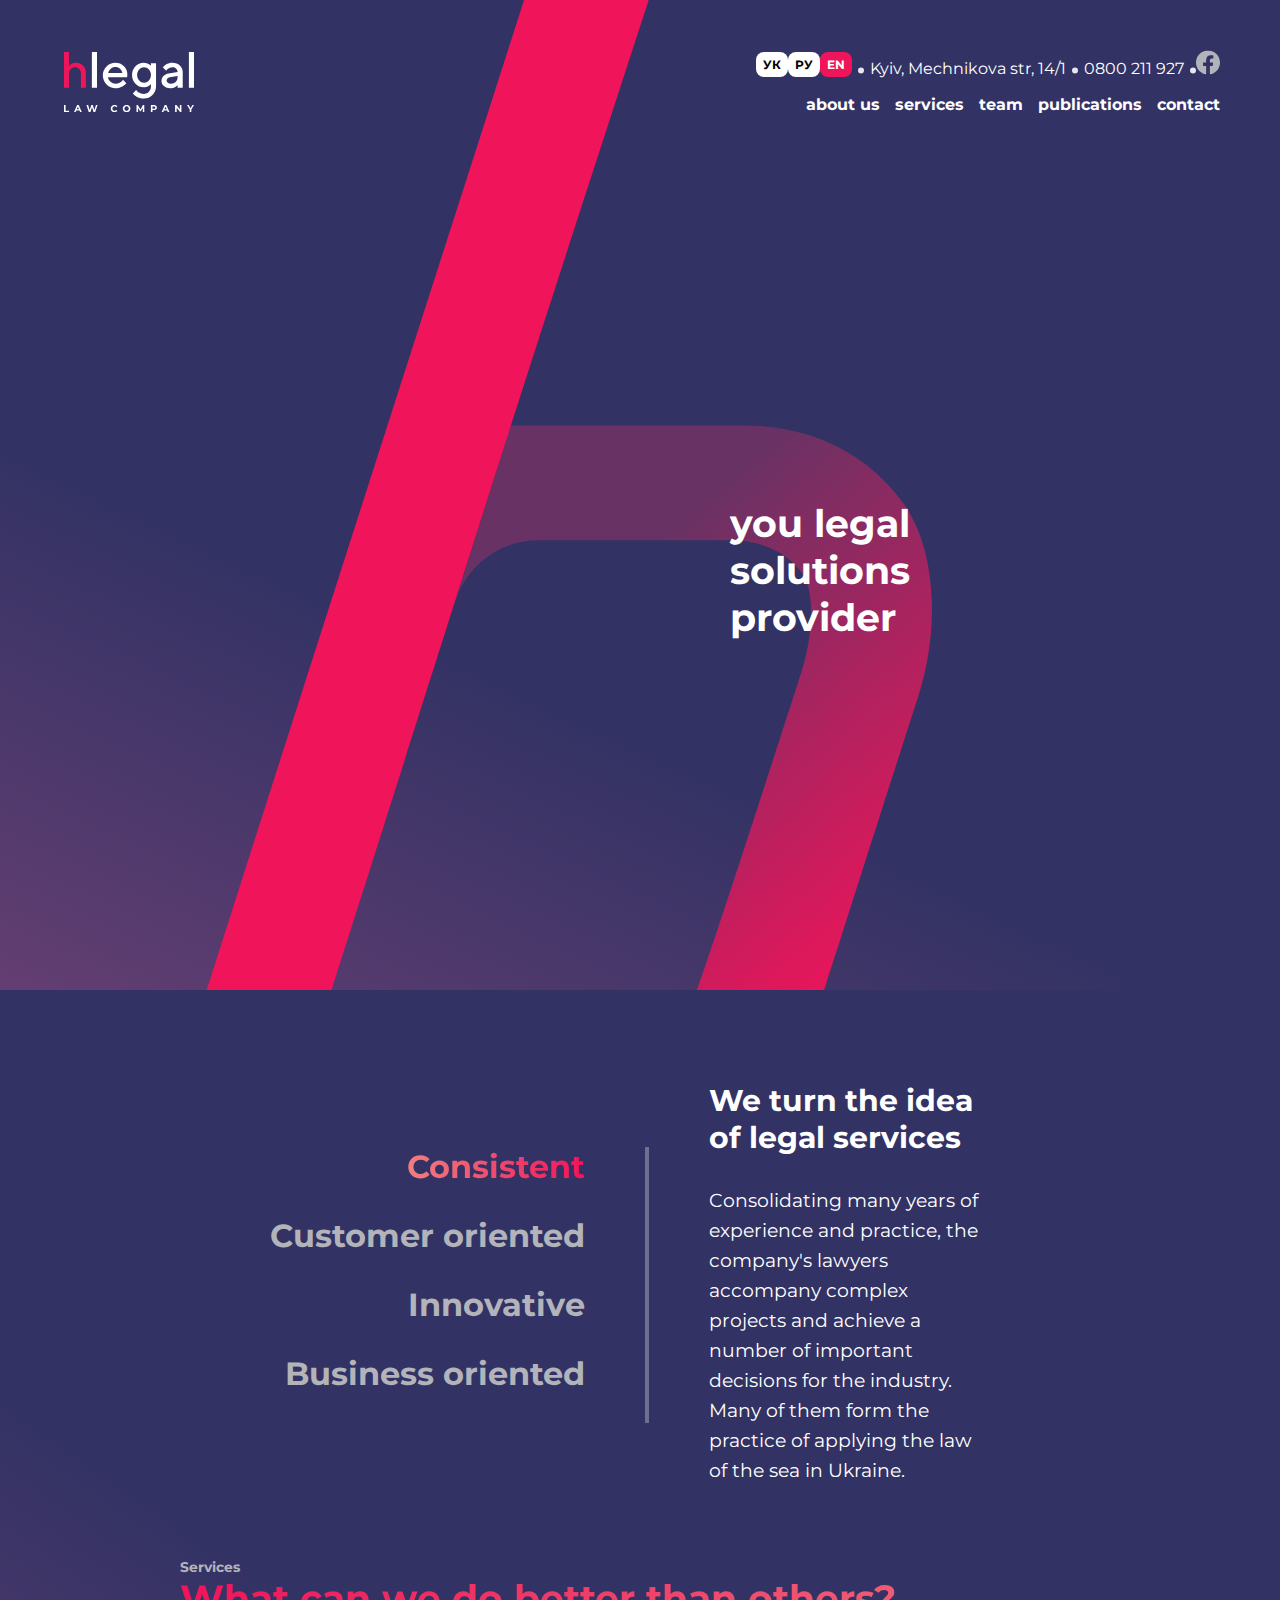
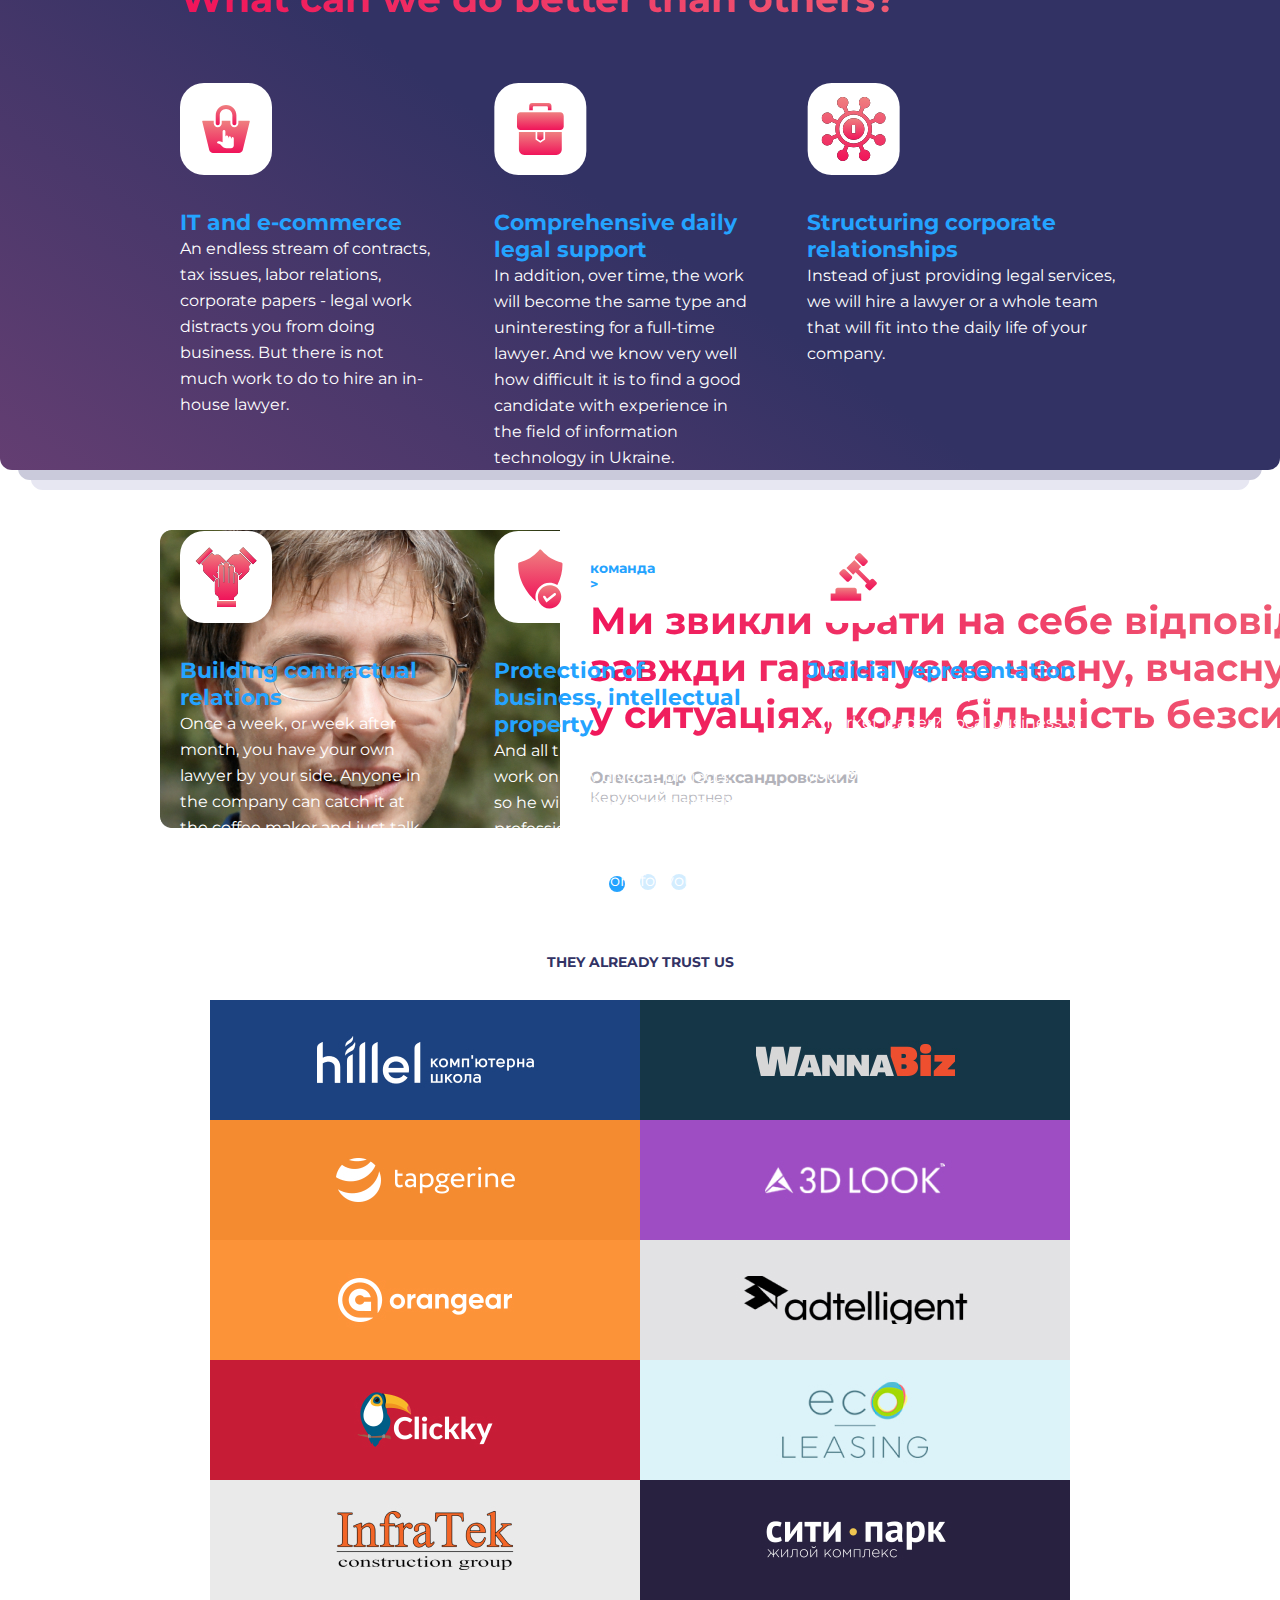
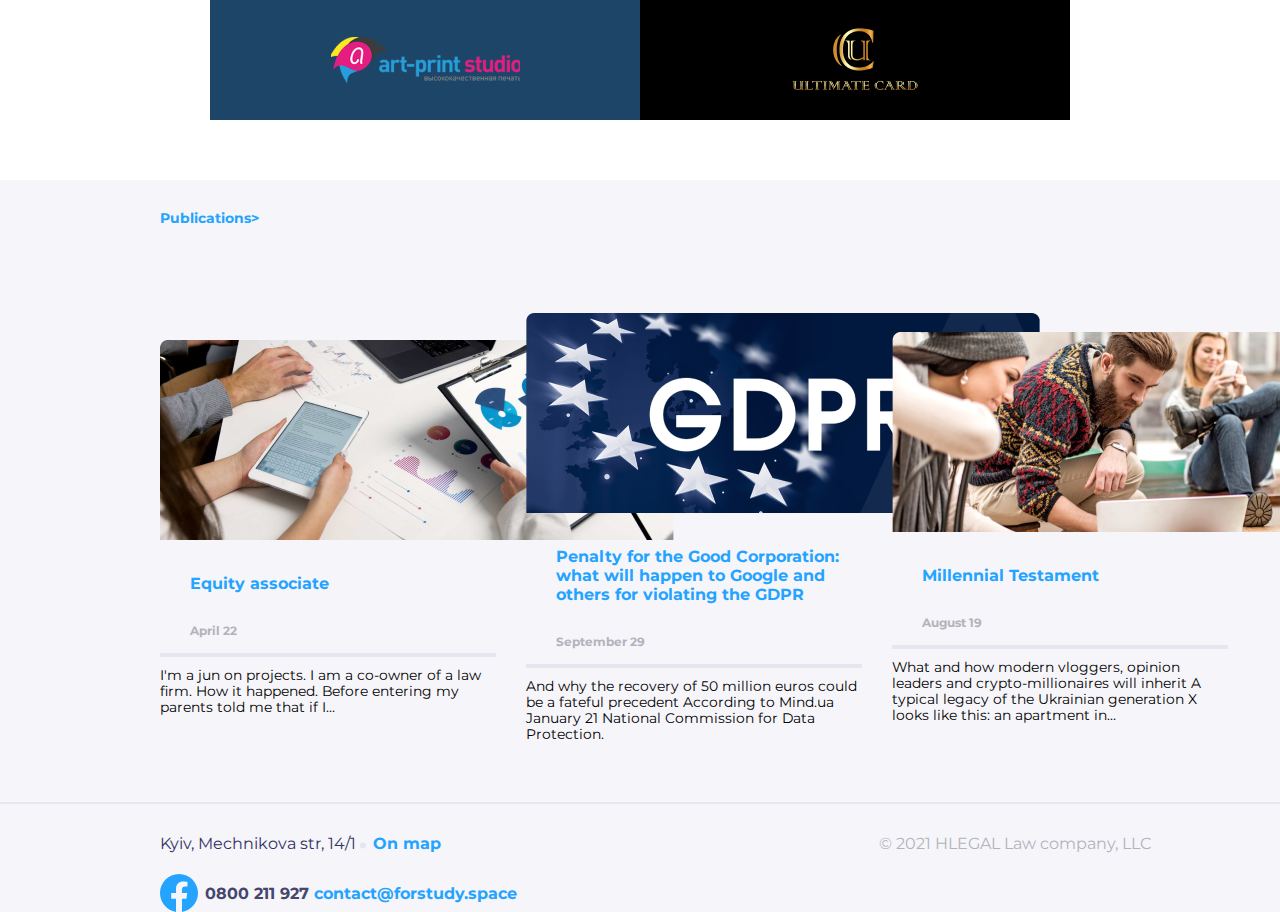
<file: index.html>
<!DOCTYPE html>
<html lang="en">
<head>
    <meta charset="UTF-8">
    <meta name="viewport" content="width=device-width, initial-scale=1.0">
    <title>HLegal</title>
    <link rel="stylesheet" href="./css/index.css">
</head>
<body>
    <section class="main-box">
        <div class="main-logo"><img src="./img/Symbol.svg" alt=""></div>       

        <header>
            <div class="container">
                <div class="logo"><img src="./img/Logo.svg" alt=""></div>
                <div class="header-nav">
                    <div class="nav-inform">
                        <ul>
                            <button>УК</button>
                            <button>РУ</button>
                            <span><button>EN</button></span>
                            <li><img src="./img/Dot separator.svg" alt=""></li>
                            <li>Kyiv, Mechnikova str, 14/1</li>
                            <li><img src="./img/Dot separator.svg" alt=""></li>
                            <li>0800 211 927</li>
                            <li><img src="./img/Dot separator.svg" alt=""></li>
                            <span>
                                <li><img src="./img/Facebook-Header.svg" alt=""></li>
                            </span>
                        </ul>
                    </div>
                    <div class="nav-menu">
                        <span><a href="#">about us</a></span>
                        <a href="./html/services.html">services</a>
                        <a href="#">team</a>
                        <a href="#">publications</a>
                        <a href="#">contact</a>
                    </div>
                </div>
            </div>
        </header>        
            <div class="section-hero">                                
                <h2>you legal solutions provider</h2>  
                <img src="./img/Scroll.svg" alt="">               
            </div>      
    </section>
    <main>
        <section class="gradient-bg">
            <div class="box-inform">
                <div class="inform-list">
                    <ul>
                        <span class="gradient">
                            <li>Consistent</li>
                        </span>
                        <span><li>Customer oriented</li></span>
                        <li>Innovative</li>
                        <li>Business oriented</li>
                    </ul>
                </div>
                <div class="information">
                    <h3>We turn the idea of legal services</h3>
                    <p>Consolidating many years of experience and practice, the company's lawyers accompany complex projects and
                        achieve a
                        number of important decisions for the industry. Many of them form the practice of applying the law of the
                        sea in
                        Ukraine.</p>
                </div>
            </div>
            <section class="box-inform-2">
                <h5>Services</h5>
                <h3>What can we do better than others?</h3>
            
                <div class="card-list">
                    <div class="card-1">
                        <img src="./img/Icon1.svg" alt="IT and e-commerce">
                        <h4>IT and e-commerce</h4>
                        <p>An endless stream of contracts, tax issues, labor relations, corporate papers - legal work distracts you
                            from doing
                            business. But there is not much work to do to hire an in-house lawyer.</p>
                    </div>
                    <div class="card-2">
                        <img src="./img/Icon2.svg" alt="Comprehensive daily
                                legal support">
                        <h4>Comprehensive daily legal support</h4>
                        <p>In addition, over time, the work will become the same type and uninteresting for a full-time lawyer. And
                            we know very
                            well how difficult it is to find a good candidate with experience in the field of information technology
                            in Ukraine.</p>
                    </div>
                    <div class="card-3">
                        <img src="./img/Icon3.svg" alt="Structuring corporate relationships">
                        <h4>Structuring corporate relationships</h4>
                        <p>Instead of just providing legal services, we will hire a lawyer or a whole team that will fit into the
                            daily life of
                            your company.</p>
                    </div>
                    <div class="card-4">
                        <img src="./img/Icon4.svg" alt="Building contractual relations">
                        <h4>Building contractual relations</h4>
                        <p>Once a week, or week after month, you have your own lawyer by your side. Anyone in the company can catch
                            it at the
                            coffee maker and just talk about current affairs instead of waiting for update status.</p>
                    </div>
                    <div class="card-5">
                        <img src="./img/Icon5.svg" alt="Protection of business, intellectual property">
                        <h4>Protection of business, intellectual property</h4>
                        <p>And all the other time he will work on new diverse projects, so he will definitely not stop in
                            professional development.
                            One way or another, all Axon Partners will work for you instead of a corporate lawyer.</p>
                    </div>
                    <div class="card-6">
                        <img src="./img/Icon6.svg" alt="Judicial representation">
                        <h4>Judicial representation</h4>
                        <p>Is it a small, medium-sized company or a market leader? Local business or multinational company? Do you
                            have your own
                            legal department or not?</p>
                    </div>
                </div>
            </section>
        </section>        
    </main>
    <section class="inform-bg-white">
        <img src="./img/image.jpg" alt="">
        <div class="inform-bg-white-text">
            <h5>команда ></h5>
            <h4>Ми звикли брати на себе відповідальність та завжди гарантуємо чесну, вчасну допомогу, навіть у ситуаціях, коли більшість
            безсилі.</h4>
            <p>Олександр Олександровський <br><span>Керуючий партнер</span></p>           
        </div>      
       </section>
    <div class="ellipse">
        <img src="./img/Ellipse.svg" alt=""><span><img src="./img/Ellipse-2-3.svg" alt=""></span><span><img src="./img/Ellipse-2-3.svg" alt=""></span>    
    </div>
    <section class="box-img">
        <h5>They already trust us</h5>
        <div class="img-list">
            <img src="./img/Item1.jpg" alt="" srcset="">
            <img src="./img/Item2.jpg" alt="" srcset="">
            <img src="./img/Item3.jpg" alt="" srcset="">
            <img src="./img/Item4.jpg" alt="" srcset="">
            <img src="./img/Item5.jpg" alt="" srcset="">
            <img src="./img/Item6.jpg" alt="" srcset="">
            <img src="./img/Item7.jpg" alt="" srcset="">
            <img src="./img/Item8.jpg" alt="" srcset="">
            <img src="./img/Item9.jpg" alt="" srcset="">
            <img src="./img/Item10.jpg" alt="" srcset="">
            <img src="./img/Item11.jpg" alt="" srcset="">
            <img src="./img/Item12.jpg" alt="" srcset="">
        </div>        
    </section>

    <footer>
        <h5>Publications></h5>  
        <h3>We have something to tell</h3>  
        <div class="card-list">
            <div class="card-list-1">
                <img src="./img/card1.png" alt="Equity associate">
                <h2>Equity associate</h2>
                <h5>April 22</h5>
                <p>I'm a jun on projects. I am a co-owner of a law firm. How it happened. Before entering my parents told me that if I…</p>
            </div>
            <div class="card-list-1">
                <img src="./img/card2.png" alt="Penalty for the Good Corporation">
                <h2>Penalty for the Good Corporation: what will happen to Google and others for violating the GDPR</h2>
                <h5>September 29</h5>
                <p>And why the recovery of 50 million euros could be a fateful precedent According to Mind.ua January 21 National
                Commission for Data Protection.</p>
            </div>
            <div class="card-list-1">
                <img src="./img/card3.png" alt="Millennial Testament">
                <h2>Millennial Testament</h2>
                <h5>August 19</h5>
                <p>What and how modern vloggers, opinion leaders and crypto-millionaires will inherit A typical legacy of the Ukrainian
                generation X looks like this: an apartment in…</p>
            </div>            
        </div> 
        <div class="footer-last">
            <div class="address-contacts">
                <div class="address">
                    <p>Kyiv, Mechnikova str, 14/1 <span class="dot"><img src="./img/Dot separator.svg" alt=""></span><span>On map</span></p>                             
                </div>             
                <div class="contacts">
                    <img src="./img/Facebook-Footer.svg" alt="Facebook">
                    <p>0800 211 927 <span>contact@forstudy.space</span></p>
                </div>
            </div>
            <div class="year">
                <p>© 2021 HLEGAL Law company, LLC</p>
            </div>
        </div>       
        
    </footer>    
    
</body>
</html>
</file>
<file: css/index.css>
@font-face {
  font-family: "Montserrat-Regular";
  src: url(../fonts/Montserrat-Regular.ttf);
}
@font-face {
  font-family: "Montserrat-Bold";
  src: url(../fonts/Montserrat-Bold.ttf);
}
* {
  padding: 0;
  margin: 0;
  box-sizing: border-box;
}

.main-box {
  background: linear-gradient(25deg, #643E72 0%, #323264 35%, #323264 100%);
  padding: 0 auto;
}

header {
  max-width: 100%;
  padding: 50px 60px 16px 60px;
  align-items: center;
  margin-bottom: 60px;
}
header .header-main {
  display: flex;
  justify-content: space-between;
  align-items: center;
}
header .header-main .logo {
  display: flex;
  padding-left: 4px;
  font-size: 2.25rem;
  font-family: "Montserrat-Regular";
  color: white;
}
header .header-main .header-nav {
  display: flex;
  flex-direction: column;
  color: white;
}
header .header-main .header-nav .nav-inform {
  margin-bottom: 16px;
}
header .header-main .header-nav .nav-inform ul {
  display: flex;
  justify-content: center;
  align-items: center;
}
header .header-main .header-nav .nav-inform ul span > button {
  background-color: #F0145A;
  color: white;
}
header .header-main .header-nav .nav-inform ul button {
  text-align: center;
  font-family: "Montserrat-Bold";
  font-size: 0.75rem;
  border-radius: 8px;
  border: 0 solid #F5F5FA;
  background-color: white;
  padding: 5px 7px;
}
header .header-main .header-nav .nav-inform ul span > li {
  display: contents;
  align-items: center;
  font-family: "Montserrat-Bold";
  font-size: 1rem;
}
header .header-main .header-nav .nav-inform ul li {
  list-style: none;
  padding-left: 6px;
  font-family: "Montserrat-Regular";
  color: white;
  font-size: 1rem;
  margin-top: 8px;
}
header .header-main .header-nav .nav-menu {
  display: flex;
  justify-content: right;
}
header .header-main .header-nav .nav-menu a {
  text-decoration: none;
  padding-left: 15px;
  font-family: "Montserrat-Bold";
  font-size: 1rem;
  color: white;
  transition: 0.5s;
}
header .header-main .header-nav .nav-menu span a {
  color: #F0145A;
  text-decoration: underline;
}

.services .serv-inform {
  display: flex;
  flex-direction: column;
  justify-content: center;
  align-items: center;
  margin: 0 180px 60px 180px;
}
.services .serv-inform img {
  width: 6.3%;
  margin-bottom: 28px;
}
.services .serv-inform h3 {
  margin-bottom: 28px;
  font-size: 2.37rem;
  font-family: "Montserrat-Bold";
  background: linear-gradient(to right, #F0145A, #EF8080);
  -webkit-background-clip: text;
  color: transparent;
}
.services .serv-inform p {
  margin-bottom: 28px;
  font-size: 1.18rem;
  font-family: "Montserrat-Regular";
  color: white;
  text-align: center;
  justify-content: center;
}
.services .serv-inform button {
  background-color: #24A3FF;
  padding: 18px 30px;
  border-radius: 12px;
  border: none;
  color: white;
  font-family: "Montserrat-Bold";
  font-size: 1rem;
}
.services .serv-list {
  margin: 0 180px 60px 180px;
}
.services .serv-list h4 {
  font-family: "Montserrat-Bold";
  font-size: 1.37rem;
  color: white;
  margin-left: -20px;
  padding-bottom: 30px;
}
.services .serv-list ul {
  display: grid;
  grid-template-columns: repeat(2, 1fr);
  gap: 15px 60px;
}
.services .serv-list ul li {
  font-family: "Montserrat-Regular";
  font-size: 1.25rem;
  color: #F0145A;
}
.services .serv-list ul span {
  color: white;
}

footer {
  max-width: 100%;
  background-color: #F5F5FA;
}
footer .footer-container {
  max-width: 100%;
  display: inline-block;
  flex-direction: column;
  align-items: center;
  justify-content: center;
}
footer .footer-container h3 {
  font-family: "Montserrat-Bold";
  font-size: 2.37rem;
  background: linear-gradient(to right, #F0145A, #EF8080);
  -webkit-background-clip: text;
  color: transparent;
  margin-bottom: 30px;
}
footer .footer-container .card-list {
  column-gap: 30px;
}
footer .footer-container .card-list .card-list-1 {
  display: inline-block;
  width: 30%;
}
footer .footer-container .card-list .card-list-1 img {
  display: inline-block;
  padding-bottom: 30px;
  width: 100%;
  border-radius: 8px 8px 0 0;
}
footer .footer-container .card-list .card-list-1 h2 {
  color: #24A3FF;
  font-size: 1rem;
  font-family: "Montserrat-Bold";
  padding-bottom: -15px;
}
footer .footer-container .card-list .card-list-1 h5 {
  color: #B3B3BA;
  font-size: 0.75rem;
  font-family: "Montserrat-Bold";
  padding-bottom: 15px;
  border-bottom: 4px solid #E6E6F0;
}
footer .footer-container .card-list .card-list-1 p {
  color: black;
  font-size: 0.87rem;
  font-family: "Montserrat-Regular";
}
footer .footer-last {
  display: flex;
  justify-content: space-between;
  align-items: center;
  width: 90%;
  padding-left: 160px;
}
footer .footer-last .address-contacts {
  display: flex;
  flex-direction: column;
}
footer .footer-last .address-contacts .address {
  padding: 30px 0 21px 0;
  display: flex;
  align-items: center;
}
footer .footer-last .address-contacts .address p {
  font-family: "Montserrat-Regular";
  font-size: 1rem;
  color: #323264;
  padding-right: 10px;
}
footer .footer-last .address-contacts .address p .dot {
  width: 6px;
  height: 6px;
  padding-right: 7px;
}
footer .footer-last .address-contacts .address p span {
  color: #24A3FF;
  font-family: "Montserrat-Bold";
}
footer .footer-last .address-contacts .contacts {
  display: flex;
  align-items: center;
}
footer .footer-last .address-contacts .contacts p {
  font-family: "Montserrat-Bold";
  font-size: 1rem;
  color: #46466E;
  padding: 0 7px;
}
footer .footer-last .address-contacts .contacts p span {
  color: #24A3FF;
}
footer .footer-last .year {
  font-family: "Montserrat-Regular";
  font-size: 1rem;
  color: #B3B3BA;
  margin-top: -30px;
}

* {
  padding: 0;
  margin: 0;
  box-sizing: border-box;
}

.main-box {
  background-color: #323264;
  height: 110vh;
  position: relative;
}
.main-box .main-logo {
  display: flex;
  align-items: start;
  justify-content: center;
}
.main-box .main-logo img {
  position: absolute;
}
.main-box header {
  max-width: 100%;
  padding: 50px 60px 16px 60px;
  align-items: center;
  background-color: #323264;
}
.main-box header .container {
  display: flex;
  justify-content: space-between;
  align-items: center;
}
.main-box header .container .logo {
  display: flex;
  padding-left: 4px;
  font-size: 2.25rem;
  font-family: "Montserrat-Regular";
  color: white;
}
.main-box header .container .header-nav {
  display: flex;
  flex-direction: column;
  color: white;
}
.main-box header .container .header-nav .nav-inform ul {
  display: flex;
  justify-content: center;
  align-items: center;
}
.main-box header .container .header-nav .nav-inform ul span > button {
  background-color: #F0145A;
  color: white;
}
.main-box header .container .header-nav .nav-inform ul button {
  text-align: center;
  font-family: "Montserrat-Bold";
  font-size: 0.75rem;
  border-radius: 8px;
  border: 0 solid #F5F5FA;
  background-color: white;
  padding: 5px 7px;
}
.main-box header .container .header-nav .nav-inform ul span > li {
  display: contents;
  align-items: center;
  font-family: "Montserrat-Bold";
  font-size: 1rem;
}
.main-box header .container .header-nav .nav-inform ul li {
  list-style: none;
  padding-left: 6px;
  font-family: "Montserrat-Regular";
  color: white;
  font-size: 1rem;
  margin-top: 8px;
}
.main-box header .container .header-nav .nav-menu {
  display: flex;
  justify-content: right;
  margin-top: 16px;
}
.main-box header .container .header-nav .nav-menu a {
  text-decoration: none;
  padding-left: 15px;
  font-family: "Montserrat-Bold";
  font-size: 1rem;
  color: white;
}
.main-box header .container .header-nav .nav-menu a:hover {
  color: #F0145A;
  transition: 0.5s;
}
.main-box .section-hero {
  display: flex;
  flex-direction: column;
  align-items: center;
  position: absolute;
  max-width: 100%;
  margin: 310px 730px;
}
.main-box .section-hero h2 {
  font-size: 2.37rem;
  color: white;
  font-family: "Montserrat-Bold";
  padding-bottom: 380px;
}
.main-box .section-hero img {
  cursor: pointer;
  width: 8%;
}

main .gradient-bg {
  background: linear-gradient(35deg, #643E72 0%, #323264 35%, #323264 100%);
  height: 120vh;
  border-radius: 0 0 12px 12px;
  padding: 20px;
  position: relative;
}
main .gradient-bg::before {
  content: "";
  background-color: #CACADB;
  width: 97.2%;
  height: 50px;
  border-radius: 0 0 12px 12px;
  position: absolute;
  bottom: -10px;
  left: 50%;
  transform: translateX(-50%);
  z-index: -1;
}
main .gradient-bg::after {
  content: "";
  background-color: #E7E7F2;
  width: 95.2%;
  height: 50px;
  border-radius: 0 0 12px 12px;
  position: absolute;
  bottom: -20px;
  left: 50%;
  transform: translateX(-50%);
  z-index: -2;
}
main .box-inform {
  display: flex;
  align-items: center;
  max-width: 100%;
}
main .box-inform .inform-list {
  display: flex;
  justify-content: space-between;
  flex-direction: column;
  border-right: 4px solid rgba(255, 255, 255, 0.3019607843);
  padding-right: 60px;
  margin-left: 250px;
  width: 45%;
}
main .box-inform .inform-list .gradient li {
  color: transparent;
  background: linear-gradient(to right, #EF8080, #F0145A);
  -webkit-background-clip: text;
}
main .box-inform .inform-list ul {
  list-style: none;
  cursor: pointer;
  display: flex;
  flex-direction: column;
  align-items: flex-end;
}
main .box-inform .inform-list ul span > li:hover {
  color: #F0145A;
  transition: 0.5s;
}
main .box-inform .inform-list ul li {
  font-family: "Montserrat-Bold";
  font-size: 2rem;
  color: #B3B3BA;
  text-align: right;
  padding-bottom: 30px;
  display: block;
  text-wrap: nowrap;
}
@media screen and (max-width: 768px) {
  main .inform-list {
    flex-direction: row;
    flex-wrap: nowrap;
    overflow-x: auto;
    max-width: 100%;
  }
}
main .information {
  margin: 73px 280px 73px 60px;
}
main .information h3 {
  font-family: "Montserrat-Bold";
  font-size: 1.87rem;
  color: #FFFFFF;
  line-height: 36.57px;
}
main .information p {
  font-family: "Montserrat-Regular";
  font-size: 1.18rem;
  color: #FFFFFF;
  line-height: 30px;
  padding-top: 30px;
}
main .box-inform-2 {
  display: flex;
  justify-content: start;
  flex-direction: column;
  margin-left: 160px;
  margin-bottom: 60px;
  max-width: 88%;
}
main .box-inform-2 h5 {
  font-family: "Montserrat-Bold";
  font-size: 0.87rem;
  color: #B3B3BA;
  line-height: 17.07px;
  cursor: pointer;
}
main .box-inform-2 h5:hover {
  color: #F0145A;
  transition: 0.5s;
}
main .box-inform-2 h3 {
  font-family: "Montserrat-Bold";
  font-size: 2.37rem;
  background: linear-gradient(to right, #F0145A, #EF8080);
  -webkit-background-clip: text;
  color: transparent;
  line-height: 46.32px;
}
main .box-inform-2 .card-list {
  display: flex;
  justify-content: left;
  max-width: 88%;
  flex-wrap: wrap;
}
main .box-inform-2 .card-list .card-1 {
  width: 33%;
  padding: 60px 60px 60px 0;
}
main .box-inform-2 .card-list .card-1 img {
  padding-bottom: 30px;
}
main .box-inform-2 .card-list .card-1 h4 {
  font-family: "Montserrat-Bold";
  font-size: 1.37rem;
  color: #24A3FF;
}
main .box-inform-2 .card-list .card-1 p {
  font-family: "Montserrat-Regular";
  font-size: 1rem;
  color: white;
  line-height: 26px;
}
main .box-inform-2 .card-list .card-2 {
  width: 33%;
  padding: 60px 60px 60px 0;
}
main .box-inform-2 .card-list .card-2 img {
  padding-bottom: 30px;
}
main .box-inform-2 .card-list .card-2 h4 {
  font-family: "Montserrat-Bold";
  font-size: 1.37rem;
  color: #24A3FF;
}
main .box-inform-2 .card-list .card-2 p {
  font-family: "Montserrat-Regular";
  font-size: 1rem;
  color: white;
  line-height: 26px;
}
main .box-inform-2 .card-list .card-3 {
  width: 33%;
  padding: 60px 0 60px 0;
}
main .box-inform-2 .card-list .card-3 img {
  padding-bottom: 30px;
}
main .box-inform-2 .card-list .card-3 h4 {
  font-family: "Montserrat-Bold";
  font-size: 1.37rem;
  color: #24A3FF;
}
main .box-inform-2 .card-list .card-3 p {
  font-family: "Montserrat-Regular";
  font-size: 1rem;
  color: white;
  line-height: 26px;
}
main .box-inform-2 .card-list .card-4 {
  width: 33%;
  padding: 0 60px 60px 0;
}
main .box-inform-2 .card-list .card-4 img {
  padding-bottom: 30px;
}
main .box-inform-2 .card-list .card-4 h4 {
  font-family: "Montserrat-Bold";
  font-size: 1.37rem;
  color: #24A3FF;
}
main .box-inform-2 .card-list .card-4 p {
  font-family: "Montserrat-Regular";
  font-size: 1rem;
  color: white;
  line-height: 26px;
}
main .box-inform-2 .card-list .card-5 {
  width: 33%;
  padding: 0 60px 60px 0;
}
main .box-inform-2 .card-list .card-5 img {
  padding-bottom: 30px;
}
main .box-inform-2 .card-list .card-5 h4 {
  font-family: "Montserrat-Bold";
  font-size: 1.37rem;
  color: #24A3FF;
}
main .box-inform-2 .card-list .card-5 p {
  font-family: "Montserrat-Regular";
  font-size: 1rem;
  color: white;
  line-height: 26px;
}
main .box-inform-2 .card-list .card-6 {
  width: 33%;
}
main .box-inform-2 .card-list .card-6 img {
  padding-bottom: 30px;
}
main .box-inform-2 .card-list .card-6 h4 {
  font-family: "Montserrat-Bold";
  font-size: 1.37rem;
  color: #24A3FF;
}
main .box-inform-2 .card-list .card-6 p {
  font-family: "Montserrat-Regular";
  font-size: 1rem;
  color: white;
  line-height: 26px;
}

.inform-bg-white {
  display: flex;
  margin: 60px 160px 46px;
}
.inform-bg-white .inform-bg-white-text h5 {
  font-size: 0.87rem;
  color: #24A3FF;
  font-family: "Montserrat-Bold";
  padding: 30px 1053px 5px 30px;
}
.inform-bg-white .inform-bg-white-text h4 {
  font-size: 2.37rem;
  background: linear-gradient(to right, #F0145A, #EF8080);
  -webkit-background-clip: text;
  color: transparent;
  font-family: "Montserrat-Bold";
  padding: 0 30px 30px 30px;
}
.inform-bg-white .inform-bg-white-text p {
  font-size: 1rem;
  color: #B3B3BA;
  font-family: "Montserrat-Bold";
  padding: 0 30px 6px 30px;
}
.inform-bg-white .inform-bg-white-text p span {
  font-size: 0.87rem;
  font-family: "Montserrat-Regular";
}

.ellipse {
  display: flex;
  justify-content: center;
  align-items: center;
  cursor: pointer;
}
.ellipse img {
  padding-left: 15px;
  margin-bottom: 60px;
}

.box-img {
  display: flex;
  justify-content: center;
  flex-direction: column;
  align-items: center;
}
.box-img h5 {
  font-size: 0.87rem;
  font-family: "Montserrat-Bold";
  margin-bottom: 30px;
  color: #323264;
  text-transform: uppercase;
}
.box-img .img-list {
  display: flex;
  justify-content: center;
  flex-wrap: wrap;
  align-items: center;
  padding-bottom: 60px;
}

footer {
  display: flex;
  flex-direction: column;
  background-color: #F5F5FA;
  max-width: 100%;
}
footer h5 {
  color: #24A3FF;
  font-size: 0.87rem;
  font-family: "Montserrat-Bold";
  margin-bottom: 10px;
  padding: 30px 0 0 160px;
}
footer h3 {
  color: transparent;
  background: linear-gradient to right, #F0145A, #EF8080;
  -webkit-background-clip: text;
  font-size: 2.37rem;
  font-family: "Montserrat-Bold";
  margin-bottom: 30px;
  padding-left: 160px;
}
footer .card-list {
  padding-left: 160px;
  display: flex;
  align-items: center;
  width: 100%;
  border-bottom: 2px solid #E6E6F0;
}
footer .card-list .card-list-1 {
  margin-right: 30px;
  max-width: 30%;
  margin-bottom: 30px;
}
footer .card-list .card-list-1 img {
  padding-bottom: 30px;
}
footer .card-list .card-list-1 h2 {
  color: #24A3FF;
  font-size: 1rem;
  font-family: "Montserrat-Bold";
  padding-left: 30px;
  padding-bottom: -15px;
}
footer .card-list .card-list-1 h5 {
  color: #B3B3BA;
  font-size: 0.75rem;
  font-family: "Montserrat-Bold";
  padding-left: 30px;
  padding-bottom: 15px;
  border-bottom: 4px solid #E6E6F0;
}
footer .card-list .card-list-1 p {
  color: black;
  font-size: 0.87rem;
  font-family: "Montserrat-Regular";
  padding-bottom: 30px;
}
footer .footer-last {
  display: flex;
  justify-content: space-between;
  align-items: center;
  width: 90%;
  padding-left: 160px;
}
footer .footer-last .address-contacts {
  display: flex;
  flex-direction: column;
}
footer .footer-last .address-contacts .address {
  padding: 30px 0 21px 0;
  display: flex;
  align-items: center;
}
footer .footer-last .address-contacts .address p {
  font-family: "Montserrat-Regular";
  font-size: 1rem;
  color: #323264;
  padding-right: 10px;
}
footer .footer-last .address-contacts .address p .dot {
  width: 6px;
  height: 6px;
  padding-right: 7px;
}
footer .footer-last .address-contacts .address p span {
  color: #24A3FF;
  font-family: "Montserrat-Bold";
}
footer .footer-last .address-contacts .contacts {
  display: flex;
  align-items: center;
}
footer .footer-last .address-contacts .contacts p {
  font-family: "Montserrat-Bold";
  font-size: 1rem;
  color: #46466E;
  padding: 0 7px;
}
footer .footer-last .address-contacts .contacts p span {
  color: #24A3FF;
}
footer .footer-last .year {
  font-family: "Montserrat-Regular";
  font-size: 1rem;
  color: #B3B3BA;
  margin-top: -30px;
}

/*# sourceMappingURL=index.css.map */
</file>
